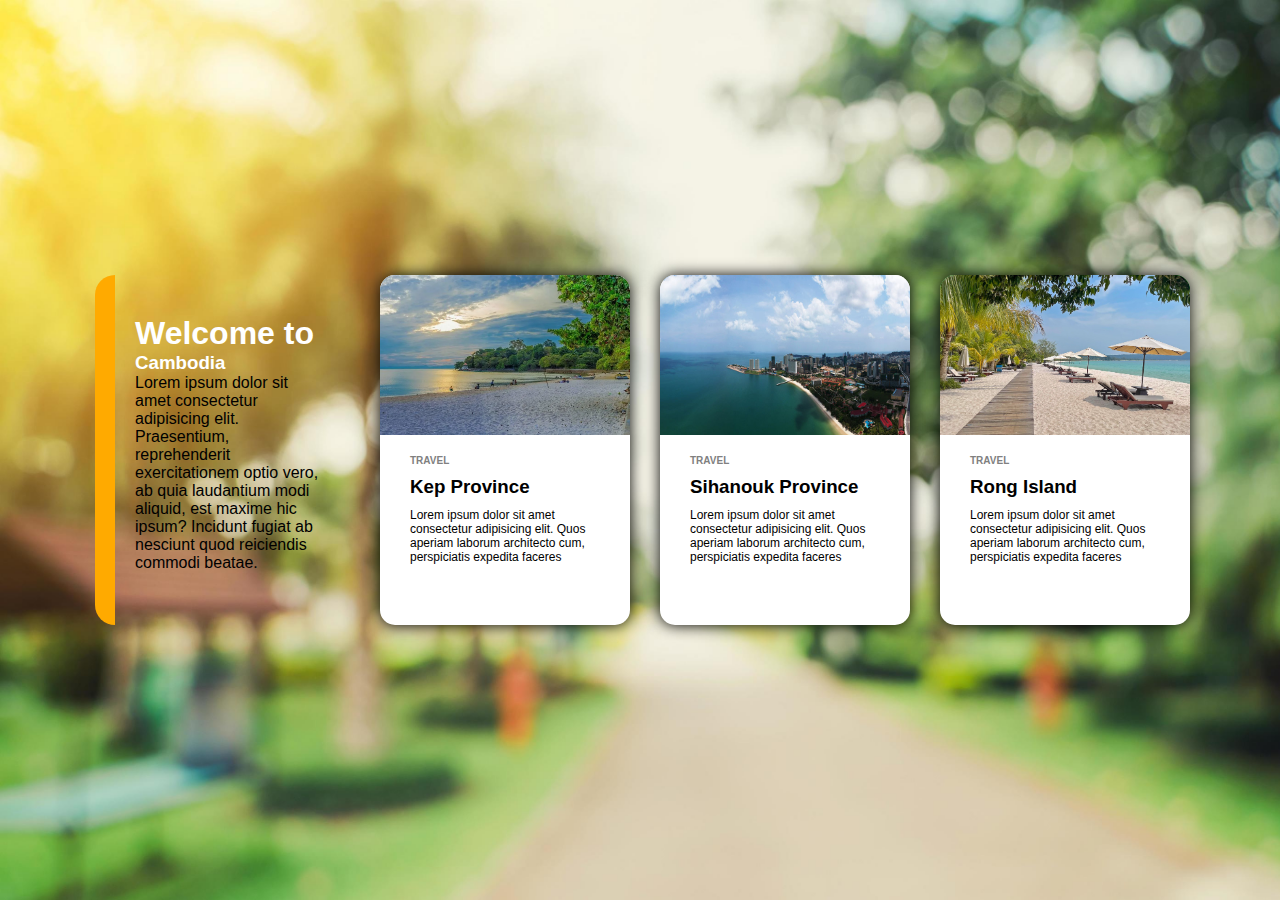
<file: index.html>
<!DOCTYPE html>
<html lang="en">
  <head>
    <meta charset="UTF-8" />
    <meta name="viewport" content="width=device-width, initial-scale=1.0" />
    <title>Document</title>
    <link rel="stylesheet" href="style.css" />
  </head>
  <body>
    <div class="content">
      <div class="txt">
        <h1>Welcome to</h1>
        <h3>Cambodia</h3>
        <p>
          Lorem ipsum dolor sit amet consectetur adipisicing elit. Praesentium,
          reprehenderit exercitationem optio vero, ab quia laudantium modi
          aliquid, est maxime hic ipsum? Incidunt fugiat ab nesciunt quod
          reiciendis commodi beatae.
        </p>
      </div>
      <div class="card">
        <div class="image">
          <img src="/Img/kep.webp" alt="" width="100%" height="100%" />
        </div>
        <div class="card-body">
          <h5>Travel</h5>
          <h3>Kep Province</h3>
          <p>
            Lorem ipsum dolor sit amet consectetur adipisicing elit. Quos
            aperiam laborum architecto cum, perspiciatis expedita faceres
          </p>
        </div>
      </div>
      <div class="card">
        <div class="image">
          <img
            src="/Img/sihanoukpro.jpg"
            alt=""
            width="100%"
            height="100%"
          />
        </div>
        <div class="card-body">
          <h5>Travel</h5>
          <h3>Sihanouk Province</h3>
          <p>
            Lorem ipsum dolor sit amet consectetur adipisicing elit. Quos
            aperiam laborum architecto cum, perspiciatis expedita faceres
          </p>
        </div>
      </div>
      <div class="card">
        <div class="image">
          <img src="/Img/kohrong.jpg" alt="" width="100%" height="100%" />
        </div>
        <div class="card-body">
          <h5>Travel</h5>
          <h3>Rong Island</h3>
          <p>
            Lorem ipsum dolor sit amet consectetur adipisicing elit. Quos
            aperiam laborum architecto cum, perspiciatis expedita faceres
          </p>
        </div>
      </div>
    </div>
  </body>
</html>
</file>
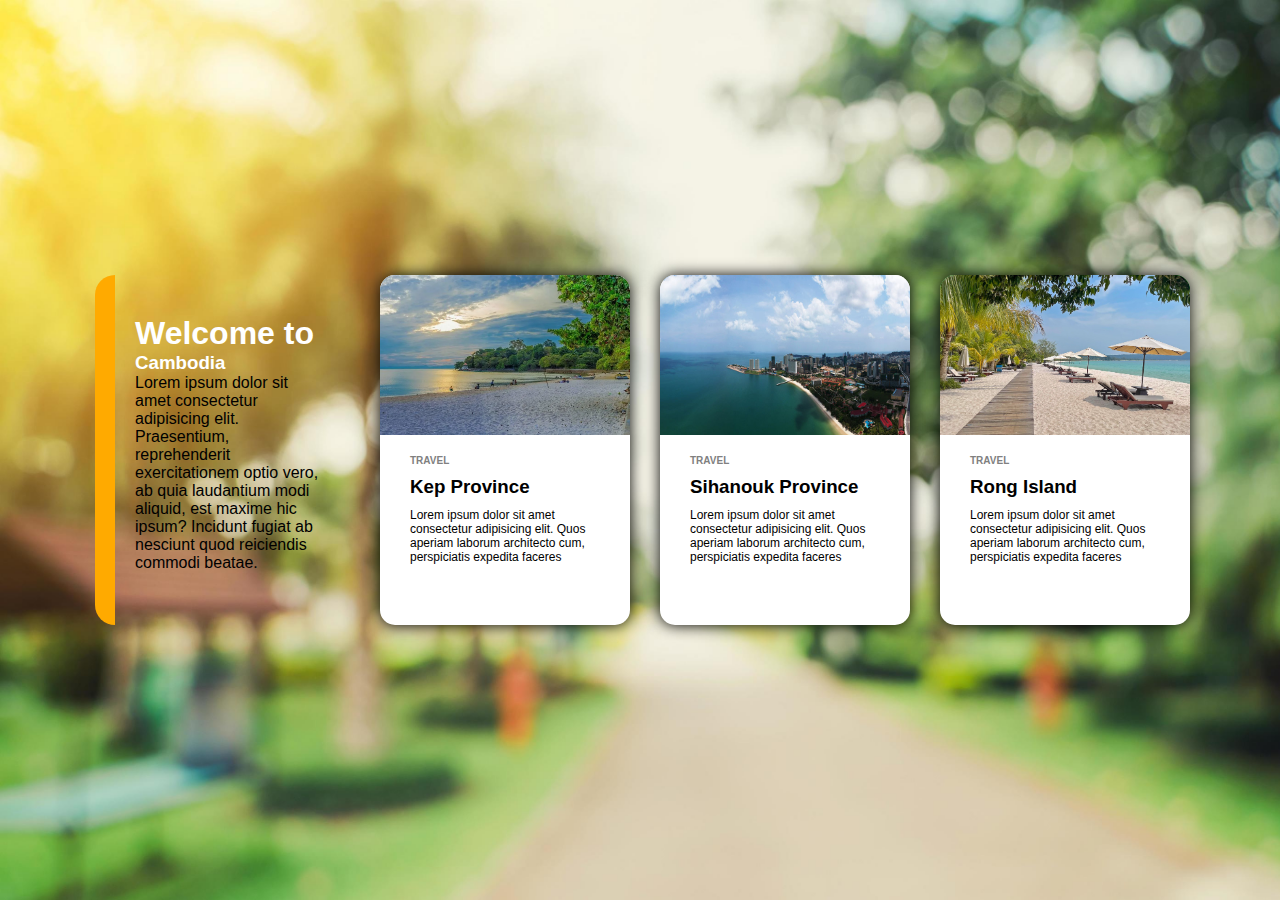
<file: 06_CardDesign.html>
<!DOCTYPE html>
<html lang="en">
  <head>
    <meta charset="UTF-8" />
    <meta name="viewport" content="width=device-width, initial-scale=1.0" />
    <title>Document</title>
    <link rel="stylesheet" href="./06_CardDesign.css" />
  </head>
  <body>
    <div class="content">
      <div class="txt">
        <h1>Welcome to</h1>
        <h3>Cambodia</h3>
        <p>
          Lorem ipsum dolor sit amet consectetur adipisicing elit. Praesentium,
          reprehenderit exercitationem optio vero, ab quia laudantium modi
          aliquid, est maxime hic ipsum? Incidunt fugiat ab nesciunt quod
          reiciendis commodi beatae.
        </p>
      </div>
      <div class="card">
        <div class="image">
          <img src="/Img/kep.webp" alt="" width="100%" height="100%" />
        </div>
        <div class="card-body">
          <h5>Travel</h5>
          <h3>Kep Province</h3>
          <p>
            Lorem ipsum dolor sit amet consectetur adipisicing elit. Quos
            aperiam laborum architecto cum, perspiciatis expedita faceres
          </p>
        </div>
      </div>
      <div class="card">
        <div class="image">
          <img
            src="/Img/sihanoukpro.jpg"
            alt=""
            width="100%"
            height="100%"
          />
        </div>
        <div class="card-body">
          <h5>Travel</h5>
          <h3>Sihanouk Province</h3>
          <p>
            Lorem ipsum dolor sit amet consectetur adipisicing elit. Quos
            aperiam laborum architecto cum, perspiciatis expedita faceres
          </p>
        </div>
      </div>
      <div class="card">
        <div class="image">
          <img src="/Img/kohrong.jpg" alt="" width="100%" height="100%" />
        </div>
        <div class="card-body">
          <h5>Travel</h5>
          <h3>Rong Island</h3>
          <p>
            Lorem ipsum dolor sit amet consectetur adipisicing elit. Quos
            aperiam laborum architecto cum, perspiciatis expedita faceres
          </p>
        </div>
      </div>
    </div>
  </body>
</html>
</file>
<file: style.css>
*{
    margin: 0;
    box-sizing: border-box;
    padding: 0;
}
body{
    background-image: url(/Img/nightSky.jpg);
    background-repeat: no-repeat;
    background-size: cover;
    background-attachment: fixed;
}
.content{
    width: 100%;
    /* background-color: beige; */
    height: 100vh;
    display: flex;
    justify-content: center;
    align-items: center;
    font-family:'Trebuchet MS', 'Lucida Sans Unicode', 'Lucida Grande', 'Lucida Sans', Arial, sans-serif;
}
.content > .txt{
    width: 250px;
    height: 350px;
    padding: 40px 20px;
    border-left: 20px solid rgb(255, 170, 0);
    border-radius: 20px;
    color: white;
    margin: 0 20px;
}
.txt > p{
    font-weight: 100;
    color: black;
}
.content > .card{
    width: 250px;
    height: 350px;
    background-color: white;
    margin: 10px 15px;
    border-radius: 15px;
    overflow: hidden;
    box-shadow: 0 0 15px black;
    transition: 0.5s;   
}
.card:hover{
    transform: scale(1.1);
    transition: 0.5s;
    cursor: pointer;
    background-color: transparent;
    color:black;
    backdrop-filter: blur(20px);
}
.card > .image{
    width: 100%;
    height: 160px;
    background-color: green;
}
img{
    object-fit: cover;
}
.card > .card-body{
    padding: 10px 30px;
}
.card-body > h5{
    margin: 10px 0;
    text-transform:uppercase;
    color: gray;
    font-size: 10px;
}
.card-body > h3{
    margin: 10px 0;
}
.card-body > p{
    font-size: 12px;
}
</file>
<file: 06_CardDesign.css>
*{
    margin: 0;
    box-sizing: border-box;
    padding: 0;
}
body{
    background-image: url(/Img/nightSky.jpg);
    background-repeat: no-repeat;
    background-size: cover;
    background-attachment: fixed;
}
.content{
    width: 100%;
    /* background-color: beige; */
    height: 100vh;
    display: flex;
    justify-content: center;
    align-items: center;
    font-family:'Trebuchet MS', 'Lucida Sans Unicode', 'Lucida Grande', 'Lucida Sans', Arial, sans-serif;
}
.content > .txt{
    width: 250px;
    height: 350px;
    padding: 40px 20px;
    border-left: 20px solid rgb(255, 170, 0);
    border-radius: 20px;
    color: white;
    margin: 0 20px;
}
.txt > p{
    font-weight: 100;
    color: black;
}
.content > .card{
    width: 250px;
    height: 350px;
    background-color: white;
    margin: 10px 15px;
    border-radius: 15px;
    overflow: hidden;
    box-shadow: 0 0 15px black;
    transition: 0.5s;   
}
.card:hover{
    transform: scale(1.1);
    transition: 0.5s;
    cursor: pointer;
    background-color: transparent;
    color:black;
    backdrop-filter: blur(20px);
}
.card > .image{
    width: 100%;
    height: 160px;
    background-color: green;
}
img{
    object-fit: cover;
}
.card > .card-body{
    padding: 10px 30px;
}
.card-body > h5{
    margin: 10px 0;
    text-transform:uppercase;
    color: gray;
    font-size: 10px;
}
.card-body > h3{
    margin: 10px 0;
}
.card-body > p{
    font-size: 12px;
}
</file>
